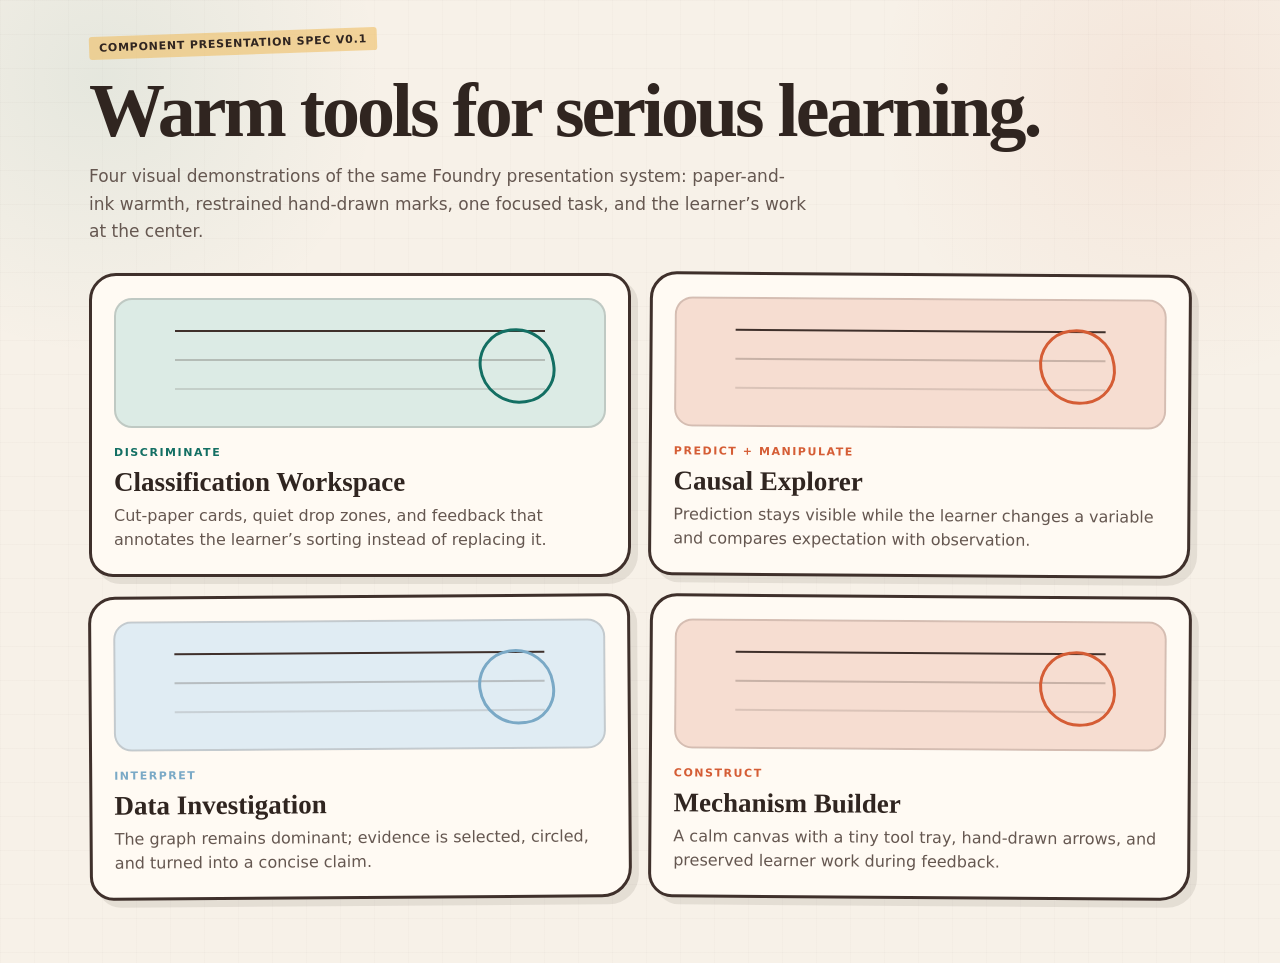
<file: src/lab/presentation-demos/index.html>
<!doctype html><html lang="en"><head><meta charset="utf-8"><meta name="viewport" content="width=device-width,initial-scale=1"><title>Foundry Component Presentation Demos</title><link rel="stylesheet" href="foundry-demo.css"></head><body><main class="gallery"><div class="tape-label">Component Presentation Spec v0.1</div><h1>Warm tools for serious learning.</h1><p>Four visual demonstrations of the same Foundry presentation system: paper-and-ink warmth, restrained hand-drawn marks, one focused task, and the learner’s work at the center.</p><section class="gallery-grid"><a class="gallery-card" style="--accent:#136f63;--accent-soft:#dcebe5" href="classification.html"><div class="mini"></div><div class="eyebrow">DISCRIMINATE</div><h2>Classification Workspace</h2><p>Cut-paper cards, quiet drop zones, and feedback that annotates the learner’s sorting instead of replacing it.</p></a><a class="gallery-card" style="--accent:#d55d35;--accent-soft:#f6ddd1" href="causal-explorer.html"><div class="mini"></div><div class="eyebrow">PREDICT + MANIPULATE</div><h2>Causal Explorer</h2><p>Prediction stays visible while the learner changes a variable and compares expectation with observation.</p></a><a class="gallery-card" style="--accent:#7aa9c6;--accent-soft:#e0ecf3" href="data-investigation.html"><div class="mini"></div><div class="eyebrow">INTERPRET</div><h2>Data Investigation</h2><p>The graph remains dominant; evidence is selected, circled, and turned into a concise claim.</p></a><a class="gallery-card" style="--accent:#d55d35;--accent-soft:#f6ddd1" href="mechanism-builder.html"><div class="mini"></div><div class="eyebrow">CONSTRUCT</div><h2>Mechanism Builder</h2><p>A calm canvas with a tiny tool tray, hand-drawn arrows, and preserved learner work during feedback.</p></a></section></main></body></html>
</file>
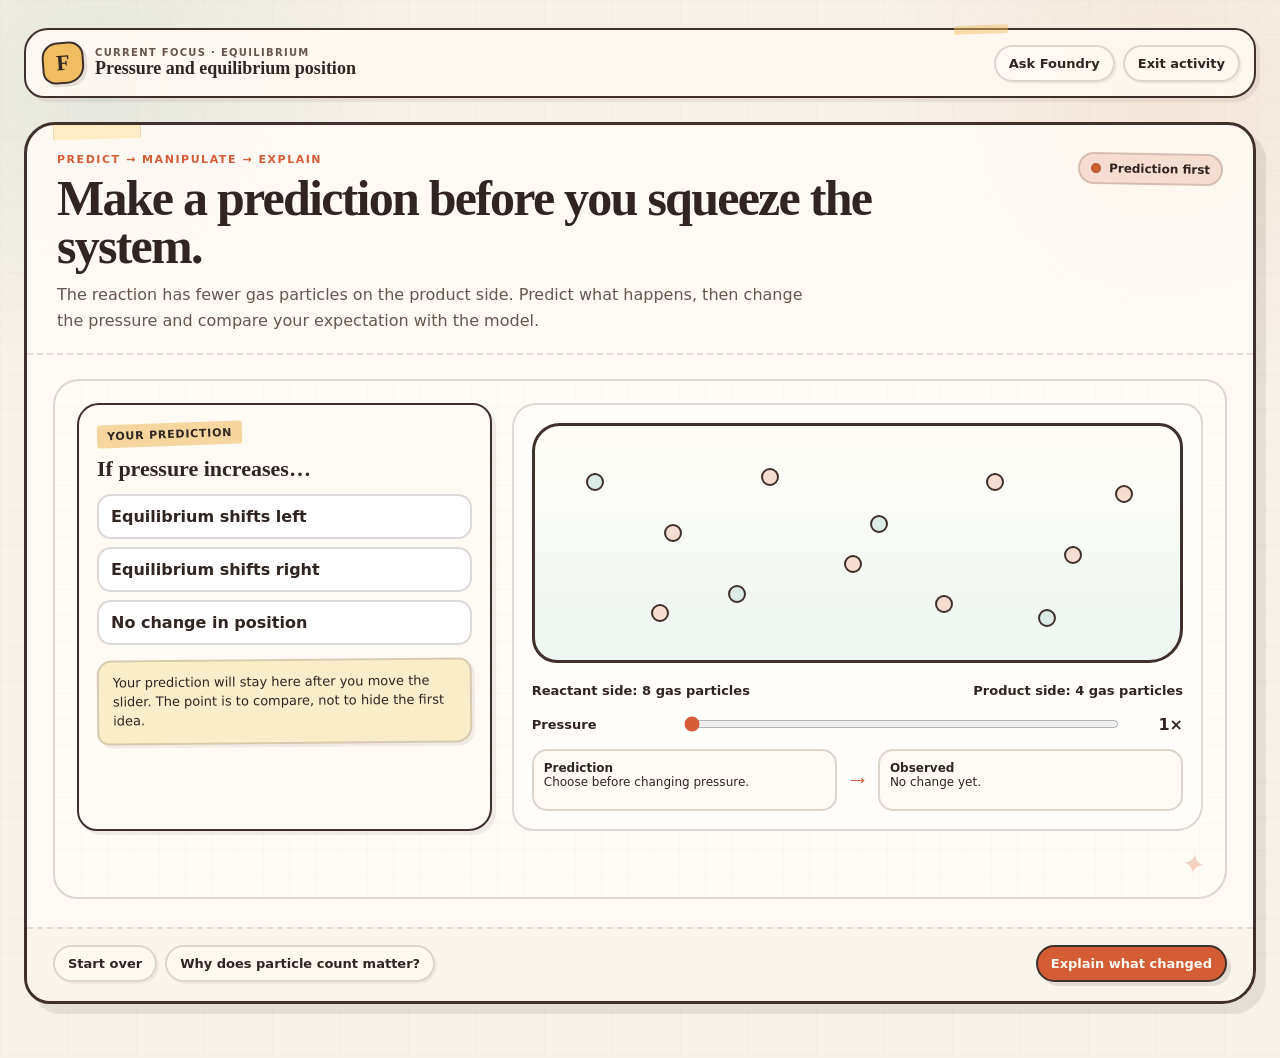
<file: src/lab/presentation-demos/causal-explorer.html>
<!doctype html><html lang="en"><head><meta charset="utf-8"><meta name="viewport" content="width=device-width,initial-scale=1"><title>Causal Explorer — Foundry Demo</title><link rel="stylesheet" href="foundry-demo.css"></head><body><main class="shell"><header class="hostbar"><div class="hostbrand"><div class="hostmark">F</div><div class="hostcopy"><small>Current focus · Equilibrium</small><strong>Pressure and equilibrium position</strong></div></div><div class="hostactions"><button class="chip">Ask Foundry</button><button class="chip" onclick="location.href='index.html'">Exit activity</button></div></header><section class="component rust"><div class="component-head"><div><div class="eyebrow">Predict → Manipulate → Explain</div><h1>Make a prediction before you squeeze the system.</h1><p class="lede">The reaction has fewer gas particles on the product side. Predict what happens, then change the pressure and compare your expectation with the model.</p></div><div class="status">Prediction first</div></div><div class="workspace-wrap"><div class="workspace"><div class="causal-grid"><aside class="predict-card"><span class="tape-label">Your prediction</span><h2 class="subhead">If pressure increases…</h2><div class="predict-options"><button class="predict-option" data-p="left">Equilibrium shifts left</button><button class="predict-option" data-p="right">Equilibrium shifts right</button><button class="predict-option" data-p="same">No change in position</button></div><div class="note" style="margin-top:14px">Your prediction will stay here after you move the slider. The point is to compare, not to hide the first idea.</div></aside><section class="sim-panel"><div class="sim-vessel" id="vessel"></div><div class="sim-readout"><span>Reactant side: <b id="leftCount">8</b> gas particles</span><span>Product side: <b id="rightCount">4</b> gas particles</span></div><div class="slider-row"><label for="pressure">Pressure</label><input id="pressure" type="range" min="1" max="5" value="1" step="1"><div class="readout" id="pressureVal">1×</div></div><div class="compare-strip"><div class="mini-paper"><b>Prediction</b><br><span id="predText">Choose before changing pressure.</span></div><div class="arrow">→</div><div class="mini-paper"><b>Observed</b><br><span id="obsText">No change yet.</span></div></div></section></div></div></div><div class="actionbar"><div class="actionleft"><button class="button secondary" id="reset">Start over</button><button class="button secondary">Why does particle count matter?</button></div><div class="actionright"><button class="button primary" id="explain">Explain what changed</button></div></div><div class="feedback" id="feedback"><div class="feedback-mark">↗</div><div><h3>The model moved toward fewer gas particles.</h3><p>Your original prediction is still visible above. That comparison is the evidence we want before turning this into a written explanation.</p></div></div></section></main><script>const vessel=document.getElementById('vessel');const positions=[[8,20],[20,42],[35,18],[52,38],[70,20],[82,51],[30,68],[62,72],[18,76],[78,78],[48,55],[90,25]];function draw(n=12){vessel.innerHTML='';positions.slice(0,n).forEach((p,i)=>{const d=document.createElement('span');d.className='particle '+(i%3===0?'b':'');d.style.left=p[0]+'%';d.style.top=p[1]+'%';vessel.appendChild(d)})}draw();document.querySelectorAll('.predict-option').forEach(btn=>btn.onclick=()=>{document.querySelectorAll('.predict-option').forEach(x=>x.classList.toggle('selected',x===btn));document.getElementById('predText').textContent=btn.textContent;});document.getElementById('pressure').oninput=e=>{const v=+e.target.value;document.getElementById('pressureVal').textContent=v+'×';const shift=Math.min(3,v-1);document.getElementById('leftCount').textContent=8-shift;document.getElementById('rightCount').textContent=4+shift;document.getElementById('obsText').textContent=v===1?'No change yet.':'Product side becomes more favoured.';draw(12-shift)};document.getElementById('explain').onclick=()=>document.getElementById('feedback').classList.add('show');document.getElementById('reset').onclick=()=>{document.querySelectorAll('.predict-option').forEach(x=>x.classList.remove('selected'));const s=document.getElementById('pressure');s.value=1;s.dispatchEvent(new Event('input'));document.getElementById('predText').textContent='Choose before changing pressure.';document.getElementById('feedback').classList.remove('show')};</script></body></html>
</file>
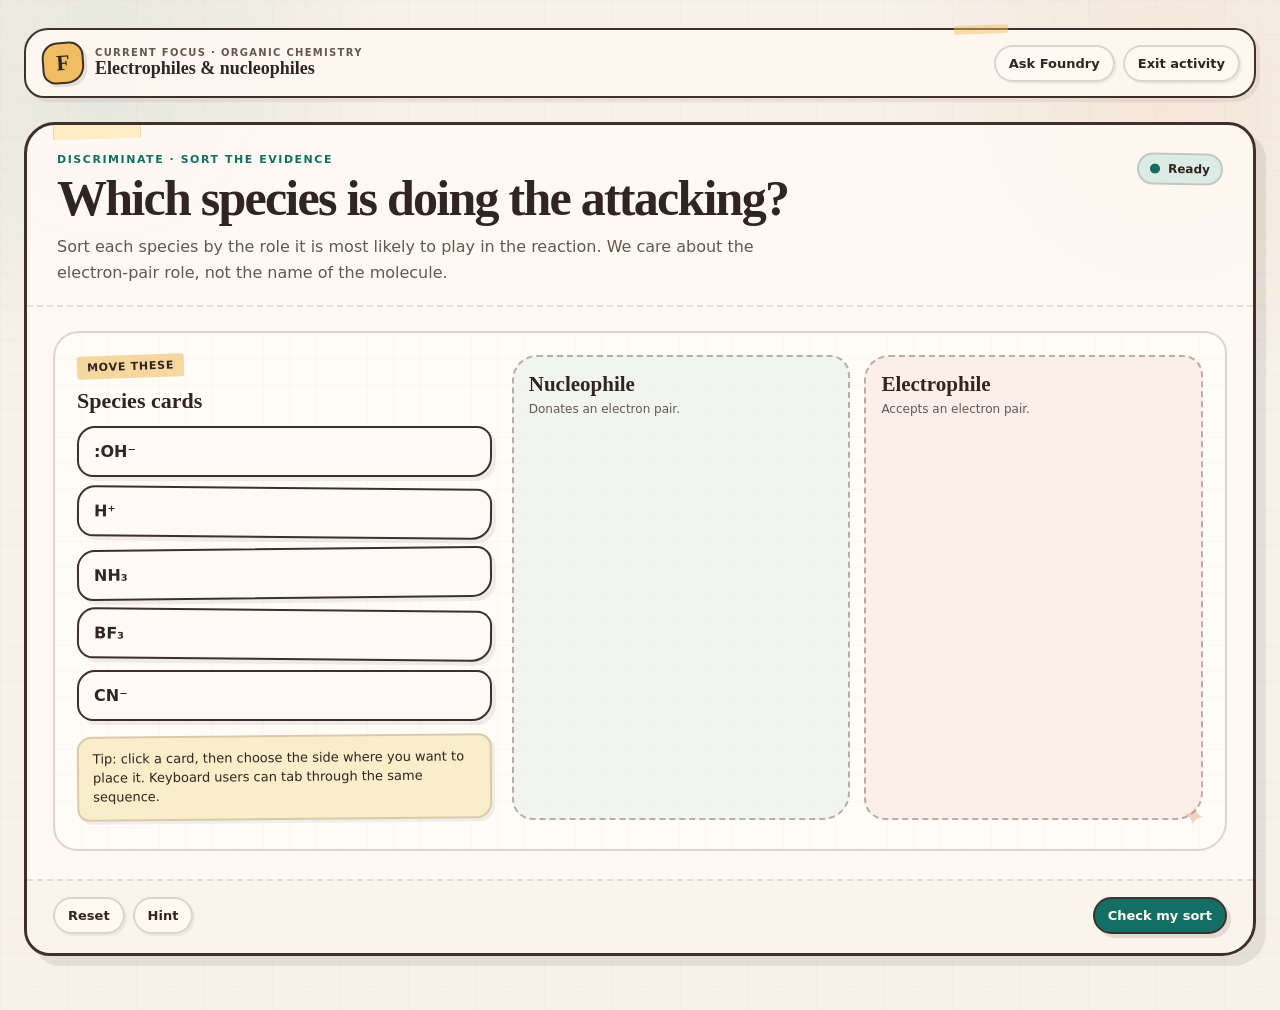
<file: src/lab/presentation-demos/classification.html>
<!doctype html><html lang="en"><head><meta charset="utf-8"><meta name="viewport" content="width=device-width,initial-scale=1"><title>Classification Workspace — Foundry Demo</title><link rel="stylesheet" href="foundry-demo.css"></head><body><main class="shell"><header class="hostbar"><div class="hostbrand"><div class="hostmark">F</div><div class="hostcopy"><small>Current focus · Organic chemistry</small><strong>Electrophiles & nucleophiles</strong></div></div><div class="hostactions"><button class="chip">Ask Foundry</button><button class="chip" onclick="location.href='index.html'">Exit activity</button></div></header><section class="component"><div class="component-head"><div><div class="eyebrow">Discriminate · Sort the evidence</div><h1>Which species is doing the attacking?</h1><p class="lede">Sort each species by the role it is most likely to play in the reaction. We care about the electron-pair role, not the name of the molecule.</p></div><div class="status">Ready</div></div><div class="workspace-wrap"><div class="workspace"><div class="classify-grid"><aside><span class="tape-label">Move these</span><h2 class="subhead">Species cards</h2><div class="card-pile" id="pile"><button class="movable" data-target="nuc">:OH⁻</button><button class="movable" data-target="elec">H⁺</button><button class="movable" data-target="nuc">NH₃</button><button class="movable" data-target="elec">BF₃</button><button class="movable" data-target="nuc">CN⁻</button></div><div class="note" style="margin-top:14px">Tip: click a card, then choose the side where you want to place it. Keyboard users can tab through the same sequence.</div></aside><section class="zones"><div class="zone" data-zone="nuc"><h3>Nucleophile</h3><p>Donates an electron pair.</p><div class="zone-items"></div></div><div class="zone" data-zone="elec"><h3>Electrophile</h3><p>Accepts an electron pair.</p><div class="zone-items"></div></div></section></div></div></div><div class="actionbar"><div class="actionleft"><button class="button secondary" id="reset">Reset</button><button class="button secondary">Hint</button></div><div class="actionright"><button class="button primary" id="check">Check my sort</button></div></div><div class="feedback" id="feedback"><div class="feedback-mark">✓</div><div><h3>Your sorting has a clear pattern.</h3><p id="feedbackText">You placed the electron-pair donors together. Notice that charge helps, but it is not the whole rule.</p></div></div></section></main><script>let selected=null;const pile=[...document.querySelectorAll('.movable')];pile.forEach(card=>card.addEventListener('click',()=>{selected=card;pile.forEach(x=>x.style.outline='');card.style.outline='3px solid rgba(19,111,99,.28)'}));document.querySelectorAll('.zone').forEach(zone=>zone.addEventListener('click',()=>{if(!selected)return;const clone=document.createElement('div');clone.className='zone-item';clone.textContent=selected.textContent;clone.dataset.expected=selected.dataset.target;clone.dataset.actual=zone.dataset.zone;zone.querySelector('.zone-items').appendChild(clone);selected.classList.add('used');selected.disabled=true;selected.style.outline='';selected=null;}));document.getElementById('reset').onclick=()=>{document.querySelectorAll('.zone-item').forEach(x=>x.remove());pile.forEach(x=>{x.classList.remove('used');x.disabled=false});document.getElementById('feedback').classList.remove('show')};document.getElementById('check').onclick=()=>{const items=[...document.querySelectorAll('.zone-item')];const wrong=items.filter(x=>x.dataset.expected!==x.dataset.actual).length;const f=document.getElementById('feedback');f.classList.add('show');f.querySelector('.feedback-mark').textContent=wrong?'↺':'✓';document.getElementById('feedbackText').textContent=wrong?`${wrong} card${wrong>1?'s':''} conflict with the electron-pair rule. Keep the placements visible and reconsider only those.`:'All placed cards match the electron-pair rule. Charge helped on some cards, but BF₃ is the useful reminder that role matters more than charge.';};</script></body></html>
</file>
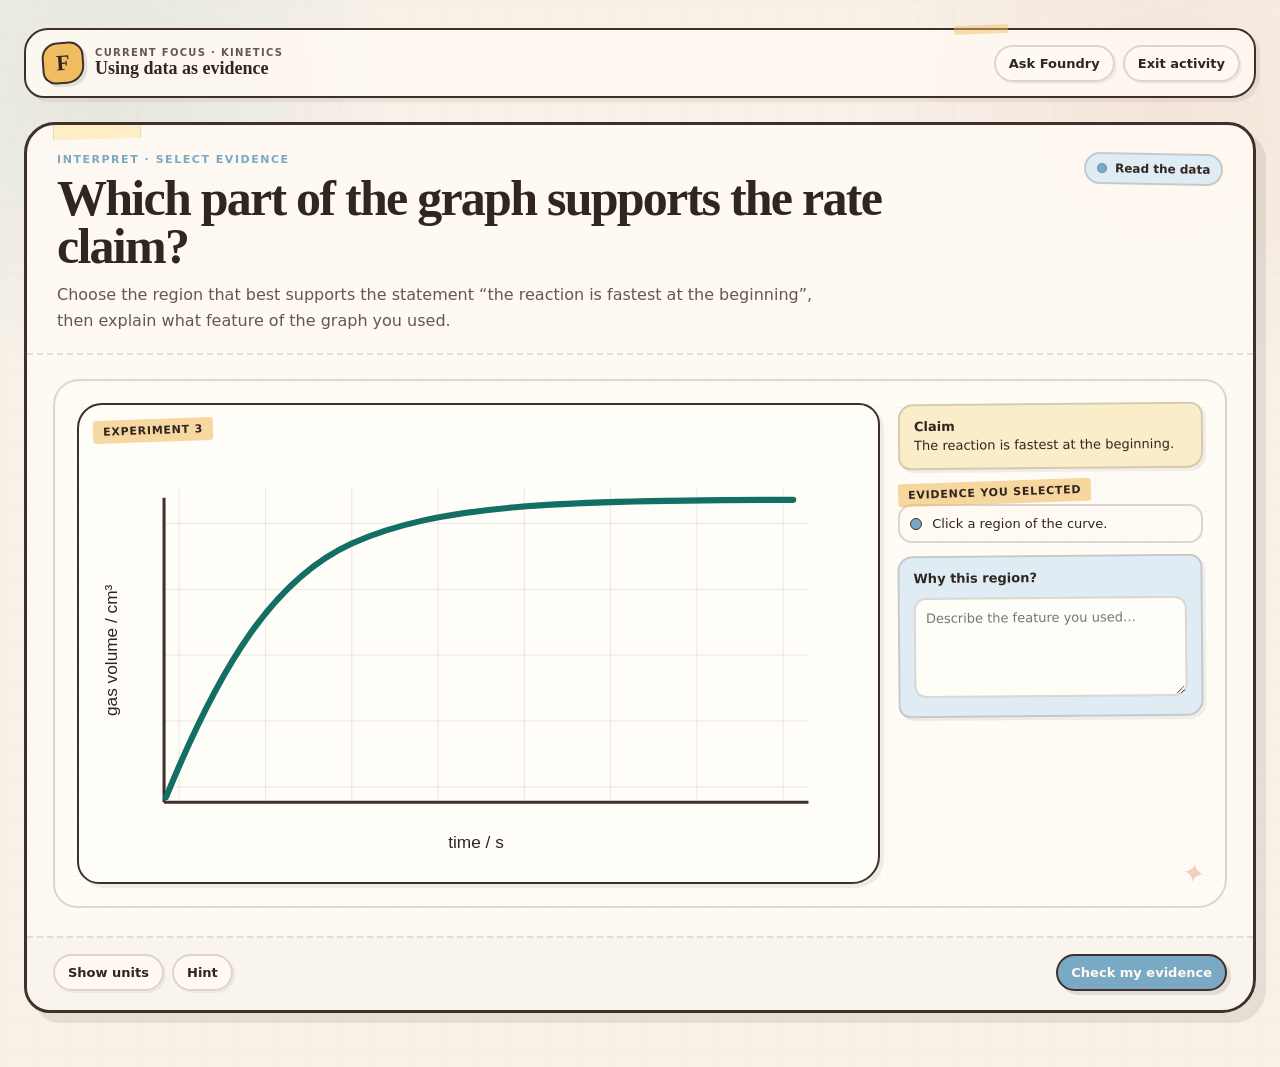
<file: src/lab/presentation-demos/data-investigation.html>
<!doctype html><html lang="en"><head><meta charset="utf-8"><meta name="viewport" content="width=device-width,initial-scale=1"><title>Data Investigation — Foundry Demo</title><link rel="stylesheet" href="foundry-demo.css"></head><body><main class="shell"><header class="hostbar"><div class="hostbrand"><div class="hostmark">F</div><div class="hostcopy"><small>Current focus · Kinetics</small><strong>Using data as evidence</strong></div></div><div class="hostactions"><button class="chip">Ask Foundry</button><button class="chip" onclick="location.href='index.html'">Exit activity</button></div></header><section class="component blue"><div class="component-head"><div><div class="eyebrow">Interpret · Select evidence</div><h1>Which part of the graph supports the rate claim?</h1><p class="lede">Choose the region that best supports the statement “the reaction is fastest at the beginning”, then explain what feature of the graph you used.</p></div><div class="status">Read the data</div></div><div class="workspace-wrap"><div class="workspace"><div class="data-grid"><section class="chart-card" style="position:relative"><span class="tape-label">Experiment 3</span><svg viewBox="0 0 760 420" role="img" aria-label="Curve of gas volume against time, steep at first then leveling off"><rect x="0" y="0" width="760" height="420" rx="22" fill="#fffdf8"/><g stroke="rgba(63,48,43,.10)" stroke-width="1"><path d="M85 45V355M170 45V355M255 45V355M340 45V355M425 45V355M510 45V355M595 45V355M680 45V355"/><path d="M70 80H705M70 145H705M70 210H705M70 275H705M70 340H705"/></g><path d="M70 355H705M70 355V55" stroke="#3f302b" stroke-width="3" fill="none"/><path d="M72 350 C125 220, 178 135, 255 100 C340 62, 455 57, 690 57" fill="none" stroke="#136f63" stroke-width="6" stroke-linecap="round"/><g fill="#302520" font-family="Avenir Next,Segoe UI,sans-serif" font-size="17"><text x="350" y="400">time / s</text><text transform="translate(24 270) rotate(-90)">gas volume / cm³</text></g><g id="hotspots" fill="transparent" stroke="transparent" stroke-width="18" style="cursor:pointer"><path data-region="start" d="M80 338 C118 250,145 186,202 143"/><path data-region="middle" d="M230 112 C310 74,384 62,470 59"/><path data-region="end" d="M495 58 C570 57,630 57,690 57"/></g><path id="circle" d="" fill="none" stroke="#d55d35" stroke-width="4" stroke-linecap="round" stroke-dasharray="2 7"/></svg></section><aside class="data-side"><div class="note"><b>Claim</b><br>The reaction is fastest at the beginning.</div><div><span class="tape-label">Evidence you selected</span><div class="evidence-list" id="evidence"><div class="evidence-item"><span class="evidence-dot"></span><span>Click a region of the curve.</span></div></div></div><label class="note" style="background:var(--blue-soft)"><b>Why this region?</b><br><textarea id="why" style="width:100%;min-height:100px;margin-top:9px;border:2px solid var(--line-soft);border-radius:12px;background:#fffdf8;padding:10px;resize:vertical;font:inherit" placeholder="Describe the feature you used…"></textarea></label></aside></div></div></div><div class="actionbar"><div class="actionleft"><button class="button secondary">Show units</button><button class="button secondary">Hint</button></div><div class="actionright"><button class="button primary" id="check">Check my evidence</button></div></div><div class="feedback" id="feedback"><div class="feedback-mark">↗</div><div><h3>The steep initial section is the right evidence.</h3><p id="feedText">A steeper gradient means a larger change in gas volume per unit time. Your visual selection and written explanation should point to the same feature.</p></div></div></section></main><script>let region='';const circle=document.getElementById('circle');const paths={start:'M92 332 C110 250,140 183,205 138 C218 128,223 155,205 174 C155 230,128 301,110 344 C102 360,89 352,92 332',middle:'M220 120 C300 75,380 55,475 56 C500 58,504 74,480 83 C370 83,300 99,235 139 C217 150,204 132,220 120',end:'M490 52 C555 47,633 49,696 54 C714 56,714 72,694 77 C625 73,550 73,492 78 C472 80,470 56,490 52'};document.querySelectorAll('#hotspots path').forEach(p=>p.onclick=()=>{region=p.dataset.region;circle.setAttribute('d',paths[region]);const label=region==='start'?'The steep initial section of the curve':region==='middle'?'The curve while it is flattening':'The final plateau';document.getElementById('evidence').innerHTML=`<div class="evidence-item"><span class="evidence-dot"></span><span>${label}</span></div>`});document.getElementById('check').onclick=()=>{const f=document.getElementById('feedback');f.classList.add('show');f.querySelector('.feedback-mark').textContent=region==='start'?'✓':'↺';document.getElementById('feedText').textContent=region==='start'?'The steep initial gradient is the right visual evidence. A steeper gradient means a larger change in gas volume per unit time.':'The selected region does not best support “fastest at the beginning”. Look for the part with the greatest gradient.'};</script></body></html>
</file>
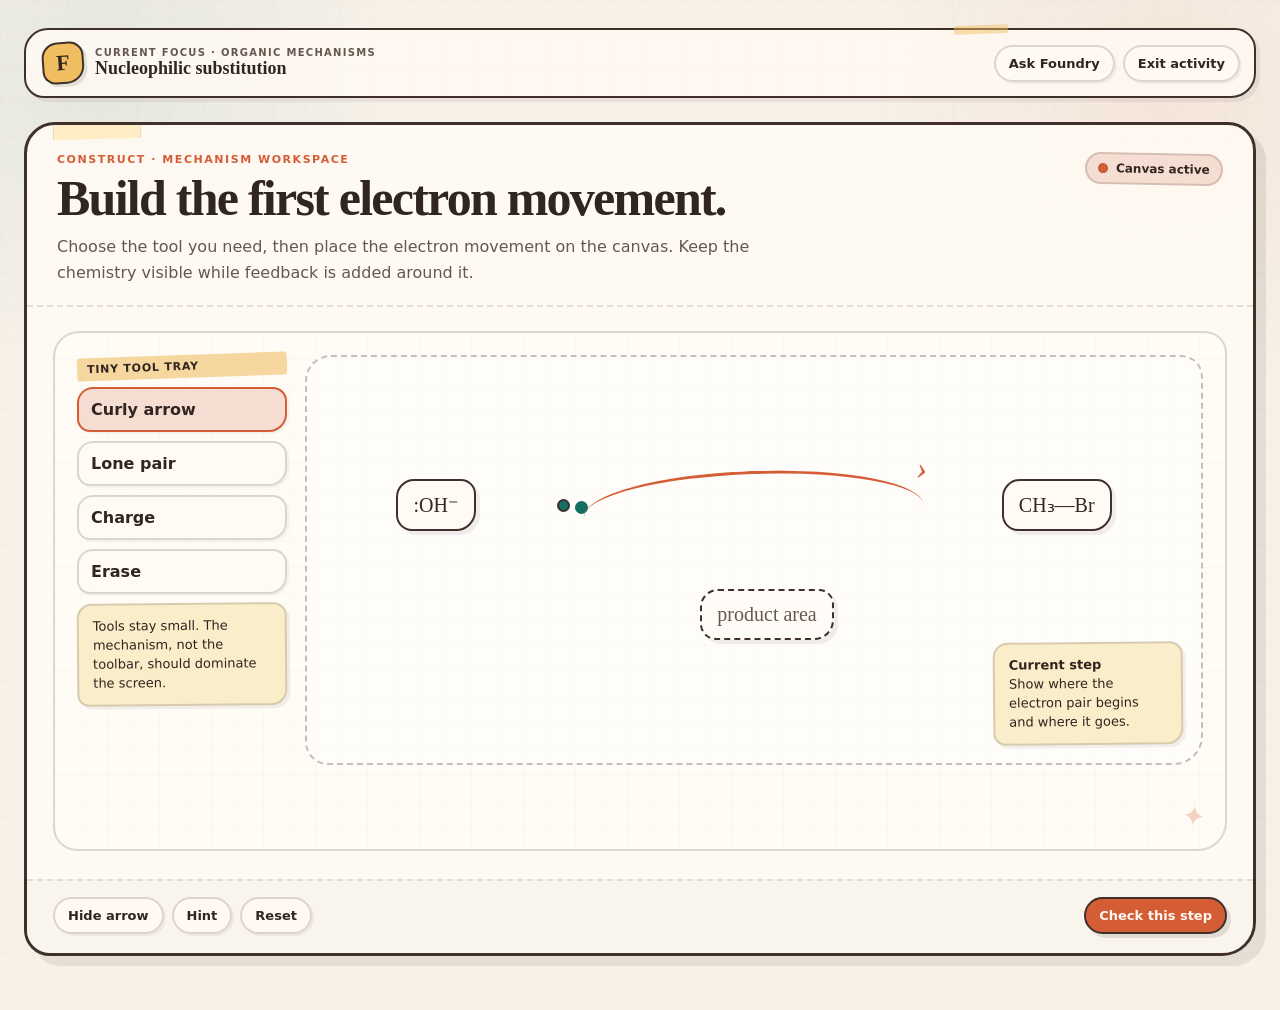
<file: src/lab/presentation-demos/mechanism-builder.html>
<!doctype html><html lang="en"><head><meta charset="utf-8"><meta name="viewport" content="width=device-width,initial-scale=1"><title>Mechanism Builder — Foundry Demo</title><link rel="stylesheet" href="foundry-demo.css"></head><body><main class="shell"><header class="hostbar"><div class="hostbrand"><div class="hostmark">F</div><div class="hostcopy"><small>Current focus · Organic mechanisms</small><strong>Nucleophilic substitution</strong></div></div><div class="hostactions"><button class="chip">Ask Foundry</button><button class="chip" onclick="location.href='index.html'">Exit activity</button></div></header><section class="component rust"><div class="component-head"><div><div class="eyebrow">Construct · Mechanism workspace</div><h1>Build the first electron movement.</h1><p class="lede">Choose the tool you need, then place the electron movement on the canvas. Keep the chemistry visible while feedback is added around it.</p></div><div class="status">Canvas active</div></div><div class="workspace-wrap"><div class="workspace"><div class="mechanism-grid"><aside class="tooltray"><span class="tape-label">Tiny tool tray</span><button class="tool active">Curly arrow</button><button class="tool">Lone pair</button><button class="tool">Charge</button><button class="tool">Erase</button><div class="note">Tools stay small. The mechanism, not the toolbar, should dominate the screen.</div></aside><section class="canvas" id="canvas"><div class="mol a">:OH⁻</div><div class="mol b">CH₃—Br</div><div class="mol mid">product area</div><div class="electron"></div><div class="curve" id="curve"></div><div class="canvas-note note"><b>Current step</b><br>Show where the electron pair begins and where it goes.</div></section></div></div></div><div class="actionbar"><div class="actionleft"><button class="button secondary" id="toggle">Hide arrow</button><button class="button secondary">Hint</button><button class="button secondary">Reset</button></div><div class="actionright"><button class="button primary" id="check">Check this step</button></div></div><div class="feedback" id="feedback"><div class="feedback-mark">✓</div><div><h3>The electron pair starts in the right place.</h3><p>Keep the arrow on the canvas. Feedback should annotate the work rather than swap the learner into a separate “answer screen”.</p></div></div></section></main><script>const curve=document.getElementById('curve');document.getElementById('toggle').onclick=e=>{const hidden=curve.style.display==='none';curve.style.display=hidden?'block':'none';e.target.textContent=hidden?'Hide arrow':'Show arrow'};document.getElementById('check').onclick=()=>document.getElementById('feedback').classList.add('show');</script></body></html>
</file>
<file: src/lab/presentation-demos/foundry-demo.css>
:root{--paper:#f7f1e8;--paper-deep:#ede2d2;--paper-bright:#fffaf3;--ink:#302520;--ink-soft:#655750;--line:#3f302b;--line-soft:rgba(63,48,43,.18);--teal:#136f63;--teal-soft:#dcebe5;--rust:#d55d35;--rust-soft:#f6ddd1;--gold:#f0be61;--gold-soft:#faedc9;--blue:#7aa9c6;--blue-soft:#e0ecf3;--lilac-soft:#eee4f2;--shadow-sm:4px 4px 0 rgba(63,48,43,.08);--shadow-md:7px 7px 0 rgba(63,48,43,.10);--shadow-lg:10px 10px 0 rgba(63,48,43,.10);--font-ui:"Avenir Next","Segoe UI",system-ui,sans-serif;--font-display:"Iowan Old Style","Palatino Linotype",Georgia,serif}*{box-sizing:border-box}html{background:var(--paper)}body{margin:0;color:var(--ink);font-family:var(--font-ui);background:radial-gradient(circle at 8% 8%,rgba(19,111,99,.08),transparent 19%),radial-gradient(circle at 91% 10%,rgba(213,93,53,.08),transparent 20%),linear-gradient(rgba(63,48,43,.018) 1px,transparent 1px),linear-gradient(90deg,rgba(63,48,43,.014) 1px,transparent 1px),var(--paper);background-size:auto,auto,34px 34px,34px 34px,auto;min-height:100vh}button,input{font:inherit;color:inherit}button{cursor:pointer}button:focus-visible,input:focus-visible,textarea:focus-visible{outline:3px solid rgba(19,111,99,.3);outline-offset:3px}.shell{max-width:1280px;margin:0 auto;padding:28px 24px 54px}.hostbar{display:flex;align-items:center;gap:14px;justify-content:space-between;padding:12px 14px 12px 16px;background:rgba(255,250,243,.86);border:2px solid var(--line);border-radius:24px 21px 25px 20px;box-shadow:var(--shadow-sm);position:relative}.hostbar:after{content:"";position:absolute;right:20%;top:-5px;width:54px;height:9px;background:rgba(240,190,97,.48);transform:rotate(-2deg);border-radius:2px}.hostbrand{display:flex;align-items:center;gap:11px;min-width:0}.hostmark{width:42px;height:42px;border:2px solid var(--line);border-radius:16px 14px 18px 13px;background:var(--gold);box-shadow:3px 3px 0 rgba(63,48,43,.12);transform:rotate(-4deg);display:grid;place-items:center;font-family:var(--font-display);font-weight:700;font-size:22px}.hostcopy small{display:block;text-transform:uppercase;letter-spacing:.13em;font-weight:800;font-size:10px;color:var(--ink-soft)}.hostcopy strong{display:block;font-family:var(--font-display);font-size:18px;white-space:nowrap;overflow:hidden;text-overflow:ellipsis}.hostactions{display:flex;gap:8px;align-items:center}.chip,.button{border:2px solid var(--line-soft);background:rgba(255,250,243,.88);border-radius:999px;padding:9px 13px;font-weight:800;font-size:13px;box-shadow:2px 2px 0 rgba(63,48,43,.06)}.chip:hover,.button.secondary:hover{transform:translateY(-1px);background:#fffaf3}.button.primary{border-color:var(--line);background:var(--accent,var(--teal));color:#fffaf3;box-shadow:4px 4px 0 rgba(63,48,43,.13)}.button.primary:hover{transform:translateY(-1px);box-shadow:5px 5px 0 rgba(63,48,43,.13)}.button:disabled{opacity:.42;cursor:not-allowed;transform:none!important}.component{--accent:var(--teal);--accent-soft:var(--teal-soft);margin-top:24px;background:rgba(255,250,243,.92);border:3px solid var(--line);border-radius:31px 28px 34px 26px;box-shadow:var(--shadow-lg);overflow:hidden;position:relative}.component.rust{--accent:var(--rust);--accent-soft:var(--rust-soft)}.component.blue{--accent:var(--blue);--accent-soft:var(--blue-soft)}.component:before{content:"";position:absolute;left:26px;top:-2px;width:86px;height:16px;background:rgba(255,233,178,.7);border-left:1px solid rgba(63,48,43,.1);border-right:1px solid rgba(63,48,43,.1);transform:rotate(-1.5deg);z-index:3}.component-head{padding:28px 30px 20px;border-bottom:2px dashed rgba(63,48,43,.13);display:grid;grid-template-columns:minmax(0,1fr) auto;gap:18px;align-items:start}.eyebrow{font-size:11px;font-weight:900;letter-spacing:.14em;text-transform:uppercase;color:var(--accent);margin-bottom:8px}.component h1{font-family:var(--font-display);font-size:clamp(32px,4.3vw,50px);line-height:.96;letter-spacing:-.035em;margin:0;max-width:900px}.lede{margin:12px 0 0;color:var(--ink-soft);font-size:16px;line-height:1.6;max-width:760px}.status{display:inline-flex;align-items:center;gap:8px;padding:7px 11px;border:2px solid var(--line-soft);border-radius:999px;background:var(--accent-soft);font-size:12px;font-weight:900;white-space:nowrap;transform:rotate(1deg)}.status:before{content:"";width:8px;height:8px;border-radius:50%;background:var(--accent);border:1px solid rgba(63,48,43,.25)}.workspace-wrap{padding:24px 26px 28px}.workspace{position:relative;min-height:520px;border:2px solid var(--line-soft);border-radius:26px 22px 29px 24px;background:linear-gradient(rgba(63,48,43,.025) 1px,transparent 1px),linear-gradient(90deg,rgba(63,48,43,.018) 1px,transparent 1px),rgba(255,253,248,.78);background-size:26px 26px,26px 26px,auto;padding:22px;overflow:hidden}.workspace:after{content:"✦";position:absolute;right:20px;bottom:16px;color:rgba(213,93,53,.28);font-size:28px;transform:rotate(8deg);pointer-events:none}.note{border:2px solid var(--line-soft);background:var(--gold-soft);padding:12px 14px;border-radius:15px 13px 16px 12px;box-shadow:3px 3px 0 rgba(63,48,43,.07);font-size:13px;line-height:1.45;transform:rotate(-.5deg)}.tape-label{display:inline-block;background:rgba(240,190,97,.58);padding:5px 10px;font-weight:900;font-size:11px;letter-spacing:.07em;text-transform:uppercase;transform:rotate(-2deg);border-radius:3px;color:var(--ink)}.subhead{font-family:var(--font-display);font-size:22px;margin:10px 0 12px}.actionbar{display:flex;align-items:center;justify-content:space-between;gap:12px;padding:16px 26px 19px;border-top:2px dashed rgba(63,48,43,.13);background:rgba(247,241,232,.56)}.actionleft,.actionright{display:flex;gap:8px;align-items:center;flex-wrap:wrap}.feedback{display:none;margin:18px 26px 26px;border:2px solid var(--line);background:var(--accent-soft);border-radius:20px 17px 22px 18px;padding:17px 18px;box-shadow:var(--shadow-sm)}.feedback.show{display:grid;grid-template-columns:auto 1fr;gap:14px;align-items:start}.feedback-mark{width:36px;height:36px;border:2px solid var(--line);border-radius:50%;display:grid;place-items:center;background:var(--paper-bright);font-weight:900;transform:rotate(-5deg)}.feedback h3{font-family:var(--font-display);font-size:23px;margin:0 0 4px}.feedback p{margin:0;color:var(--ink-soft);line-height:1.5}.classify-grid{display:grid;grid-template-columns:minmax(0,.75fr) minmax(0,1.25fr);gap:20px;height:100%}.card-pile{align-self:start;display:grid;gap:10px}.movable{background:var(--paper-bright);border:2px solid var(--line);border-radius:18px 15px 20px 16px;padding:14px 15px;box-shadow:4px 4px 0 rgba(63,48,43,.08);font-weight:800;text-align:left;transition:.15s ease}.movable:nth-child(2n){transform:rotate(.5deg)}.movable:nth-child(3n){transform:rotate(-.6deg)}.movable:hover{transform:translateY(-2px) rotate(0);box-shadow:6px 6px 0 rgba(63,48,43,.09)}.movable.used{opacity:.36;box-shadow:none;text-decoration:line-through}.zones{display:grid;grid-template-columns:1fr 1fr;gap:14px}.zone{min-height:330px;border:2px dashed rgba(63,48,43,.35);border-radius:25px 20px 27px 21px;padding:15px;background:rgba(220,235,229,.38)}.zone:nth-child(2){background:rgba(246,221,209,.42)}.zone h3{font-family:var(--font-display);font-size:21px;margin:0 0 5px}.zone p{font-size:12px;color:var(--ink-soft);margin:0 0 10px}.zone-items{display:grid;gap:8px}.zone-item{border:1.7px solid var(--line-soft);background:rgba(255,250,243,.94);border-radius:14px;padding:10px 11px;font-size:13px;font-weight:800;box-shadow:2px 2px 0 rgba(63,48,43,.05)}.causal-grid{display:grid;grid-template-columns:minmax(0,.75fr) minmax(0,1.25fr);gap:20px}.predict-card{padding:18px;border:2px solid var(--line);border-radius:22px 19px 23px 20px;background:var(--paper-bright);box-shadow:var(--shadow-sm)}.predict-options{display:grid;gap:8px;margin-top:12px}.predict-option{padding:11px 12px;border:2px solid var(--line-soft);border-radius:14px;background:white;text-align:left;font-weight:800}.predict-option.selected{border-color:var(--accent);background:var(--accent-soft);box-shadow:3px 3px 0 rgba(63,48,43,.06)}.sim-panel{border:2px solid var(--line-soft);border-radius:24px 20px 26px 21px;background:rgba(255,255,255,.58);padding:18px;position:relative}.sim-vessel{height:240px;border:3px solid var(--line);border-radius:28px 24px 34px 25px;background:linear-gradient(180deg,#fffdf8,#eef6f1);position:relative;overflow:hidden;margin-bottom:20px}.particle{position:absolute;width:18px;height:18px;border:2px solid var(--line);border-radius:50%;background:var(--rust-soft);transition:.35s ease}.particle.b{background:var(--teal-soft)}.sim-readout{display:flex;justify-content:space-between;gap:10px;font-size:13px;font-weight:800}.slider-row{display:grid;grid-template-columns:140px 1fr 52px;align-items:center;gap:10px;margin-top:16px}.slider-row label{font-size:13px;font-weight:900}.slider-row input{accent-color:var(--accent)}.readout{font-family:var(--font-mono);font-weight:900;text-align:right}.compare-strip{margin-top:15px;display:grid;grid-template-columns:1fr auto 1fr;gap:9px;align-items:center}.mini-paper{border:2px solid var(--line-soft);border-radius:15px;padding:10px;background:var(--paper-bright);font-size:12px;min-height:62px}.arrow{font-size:23px;color:var(--accent);font-family:var(--font-display)}.data-grid{display:grid;grid-template-columns:minmax(0,1.45fr) minmax(270px,.55fr);gap:18px}.chart-card{border:2px solid var(--line);border-radius:25px 21px 28px 22px;background:#fffdf8;padding:14px;box-shadow:var(--shadow-sm)}.chart-card svg{width:100%;height:auto;display:block}.data-side{display:grid;gap:12px;align-content:start}.evidence-list{display:grid;gap:8px}.evidence-item{display:flex;gap:10px;align-items:flex-start;padding:10px;border:2px solid var(--line-soft);border-radius:14px;background:rgba(255,250,243,.84);font-size:13px}.evidence-dot{width:12px;height:12px;border-radius:50%;background:var(--blue);border:1.5px solid var(--line);flex:0 0 auto;margin-top:2px}.mechanism-grid{display:grid;grid-template-columns:210px 1fr;gap:18px}.tooltray{display:grid;gap:9px;align-content:start}.tool{border:2px solid var(--line-soft);border-radius:16px 14px 18px 13px;background:var(--paper-bright);padding:11px 12px;text-align:left;font-weight:900;box-shadow:2px 2px 0 rgba(63,48,43,.05)}.tool.active{border-color:var(--rust);background:var(--rust-soft)}.canvas{min-height:410px;border:2px dashed rgba(63,48,43,.30);border-radius:26px 22px 29px 23px;background:rgba(255,255,255,.48);position:relative;overflow:hidden;padding:18px}.mol{position:absolute;border:2px solid var(--line);border-radius:18px 15px 20px 16px;background:var(--paper-bright);padding:12px 15px;font-family:var(--font-display);font-size:20px;box-shadow:4px 4px 0 rgba(63,48,43,.08)}.mol.a{left:10%;top:30%}.mol.b{right:10%;top:30%}.mol.mid{left:44%;top:57%;border-style:dashed;color:var(--ink-soft);background:rgba(255,250,243,.55)}.curve{position:absolute;left:31%;top:28%;width:38%;height:80px;border-top:3px solid var(--rust);border-radius:50% 50% 0 0;transform:rotate(-2deg)}.curve:after{content:"›";position:absolute;right:-5px;top:-18px;font-size:33px;color:var(--rust);font-family:Georgia,serif;transform:rotate(12deg)}.electron{position:absolute;width:13px;height:13px;border-radius:50%;background:var(--teal);border:2px solid var(--line);left:28%;top:35%;box-shadow:18px 2px 0 var(--teal)}.canvas-note{position:absolute;right:18px;bottom:18px;width:190px}.gallery{max-width:1150px;margin:0 auto;padding:32px 24px 64px}.gallery h1{font-family:var(--font-display);font-size:clamp(42px,6vw,76px);line-height:.94;letter-spacing:-.04em;margin:20px 0 14px}.gallery>p{max-width:720px;color:var(--ink-soft);font-size:17px;line-height:1.6}.gallery-grid{display:grid;grid-template-columns:repeat(2,minmax(0,1fr));gap:18px;margin-top:28px}.gallery-card{position:relative;min-height:260px;padding:22px;border:3px solid var(--line);border-radius:27px 23px 30px 24px;background:var(--paper-bright);box-shadow:var(--shadow-md);text-decoration:none;color:inherit;overflow:hidden}.gallery-card:nth-child(2n){transform:rotate(.4deg)}.gallery-card:nth-child(3n){transform:rotate(-.4deg)}.gallery-card:hover{transform:translateY(-2px);box-shadow:9px 9px 0 rgba(63,48,43,.11)}.gallery-card .mini{width:100%;height:130px;border:2px solid var(--line-soft);border-radius:18px;background:var(--accent-soft,var(--teal-soft));margin-bottom:18px;position:relative;overflow:hidden}.gallery-card h2{font-family:var(--font-display);font-size:27px;margin:0 0 6px}.gallery-card p{margin:0;color:var(--ink-soft);line-height:1.5}.gallery-card .mini:before{content:"";position:absolute;left:12%;right:12%;top:24%;height:2px;background:var(--line);box-shadow:0 29px 0 rgba(63,48,43,.25),0 58px 0 rgba(63,48,43,.15)}.gallery-card .mini:after{content:"";position:absolute;width:70px;height:70px;border:3px solid var(--accent,var(--teal));border-radius:47% 53% 45% 55%;right:10%;top:22%;transform:rotate(-8deg)}@media(max-width:850px){.classify-grid,.causal-grid,.data-grid,.mechanism-grid{grid-template-columns:1fr}.zones{grid-template-columns:1fr}.zone{min-height:170px}.component-head{grid-template-columns:1fr}.status{justify-self:start}.workspace{min-height:auto}.hostactions .chip:first-child{display:none}.gallery-grid{grid-template-columns:1fr}}@media(max-width:560px){.shell{padding:14px 10px 34px}.hostbar{border-radius:19px;padding:10px}.hostmark{width:37px;height:37px}.hostcopy strong{font-size:15px}.component{margin-top:14px;border-radius:24px 21px 25px 20px}.component-head{padding:24px 18px 16px}.component h1{font-size:34px}.lede{font-size:15px}.workspace-wrap{padding:14px}.workspace{padding:14px;border-radius:20px}.actionbar{padding:13px 14px;align-items:stretch;flex-direction:column}.actionright .button{width:100%}.feedback{margin:12px 14px 18px}.slider-row{grid-template-columns:1fr}.readout{text-align:left}.tooltray{grid-template-columns:repeat(2,1fr)}}@media(prefers-reduced-motion:reduce){*{scroll-behavior:auto!important;transition:none!important;animation:none!important}}
</file>
